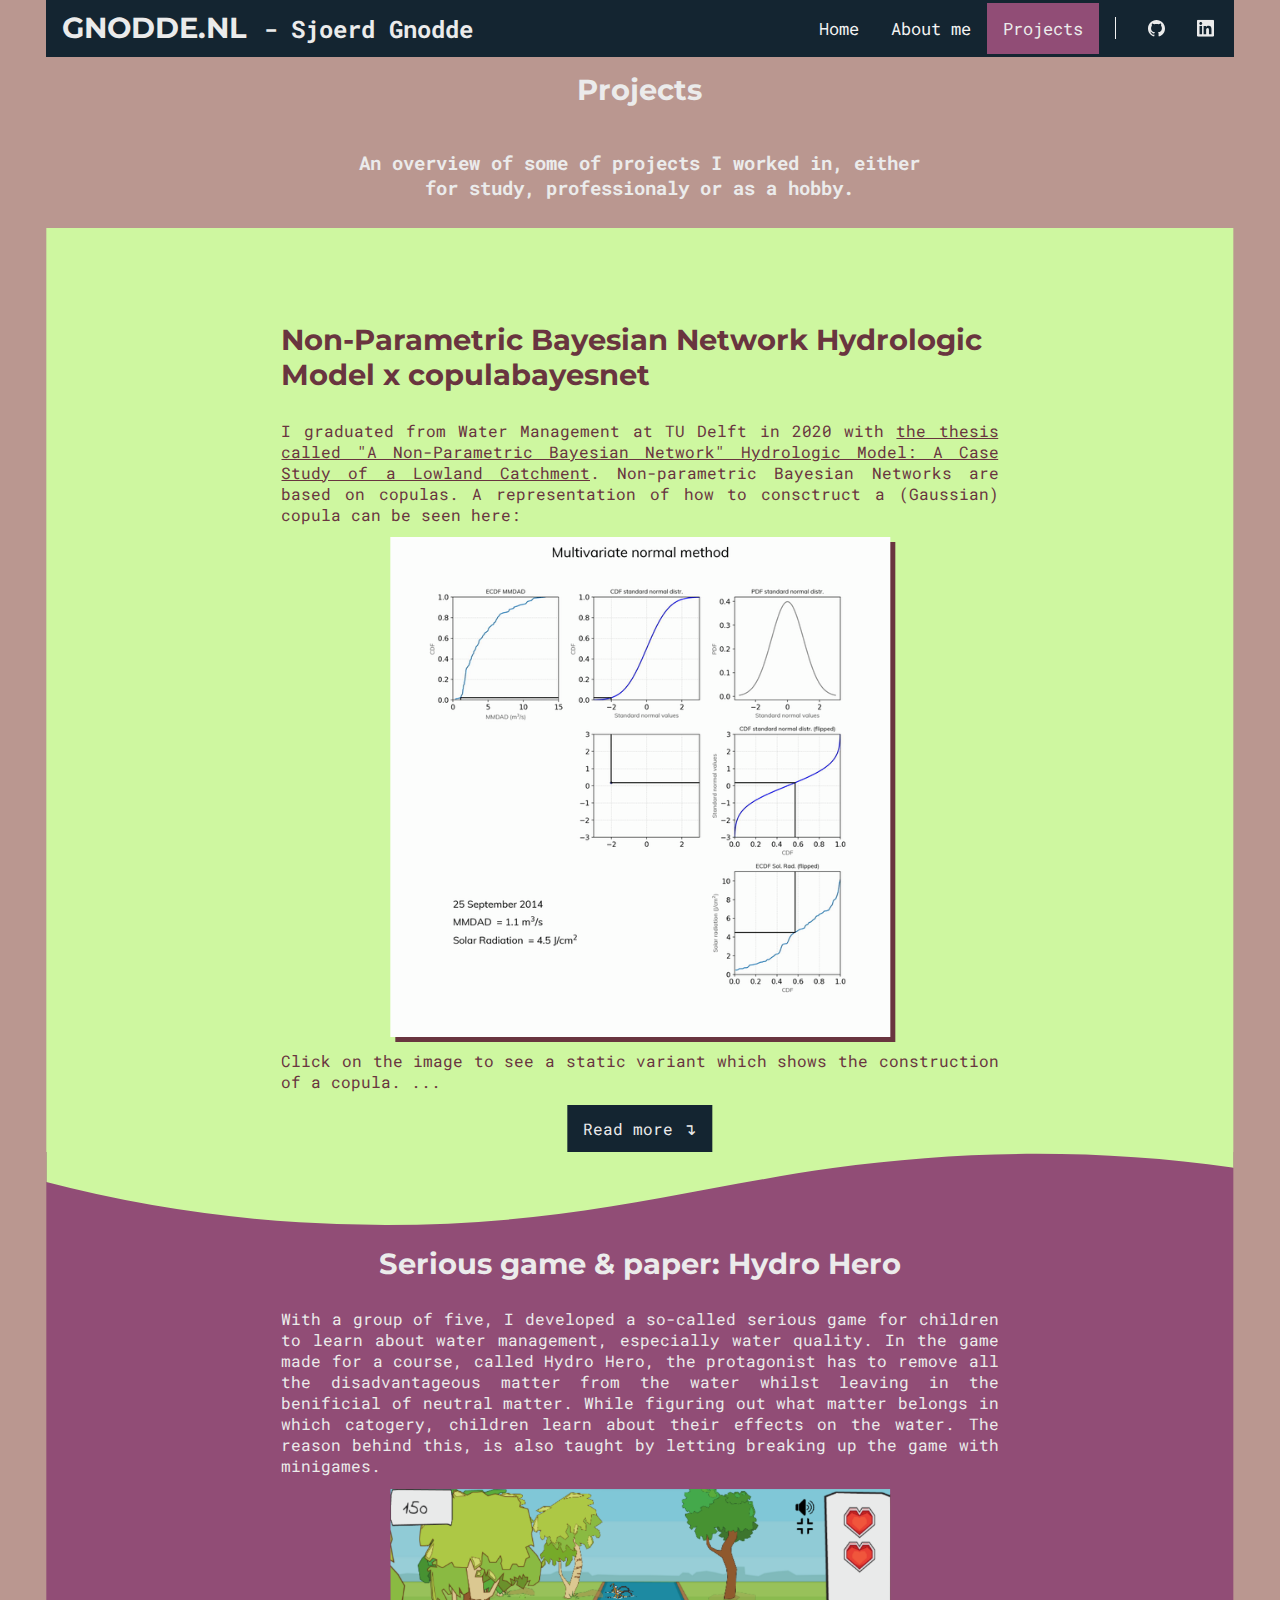
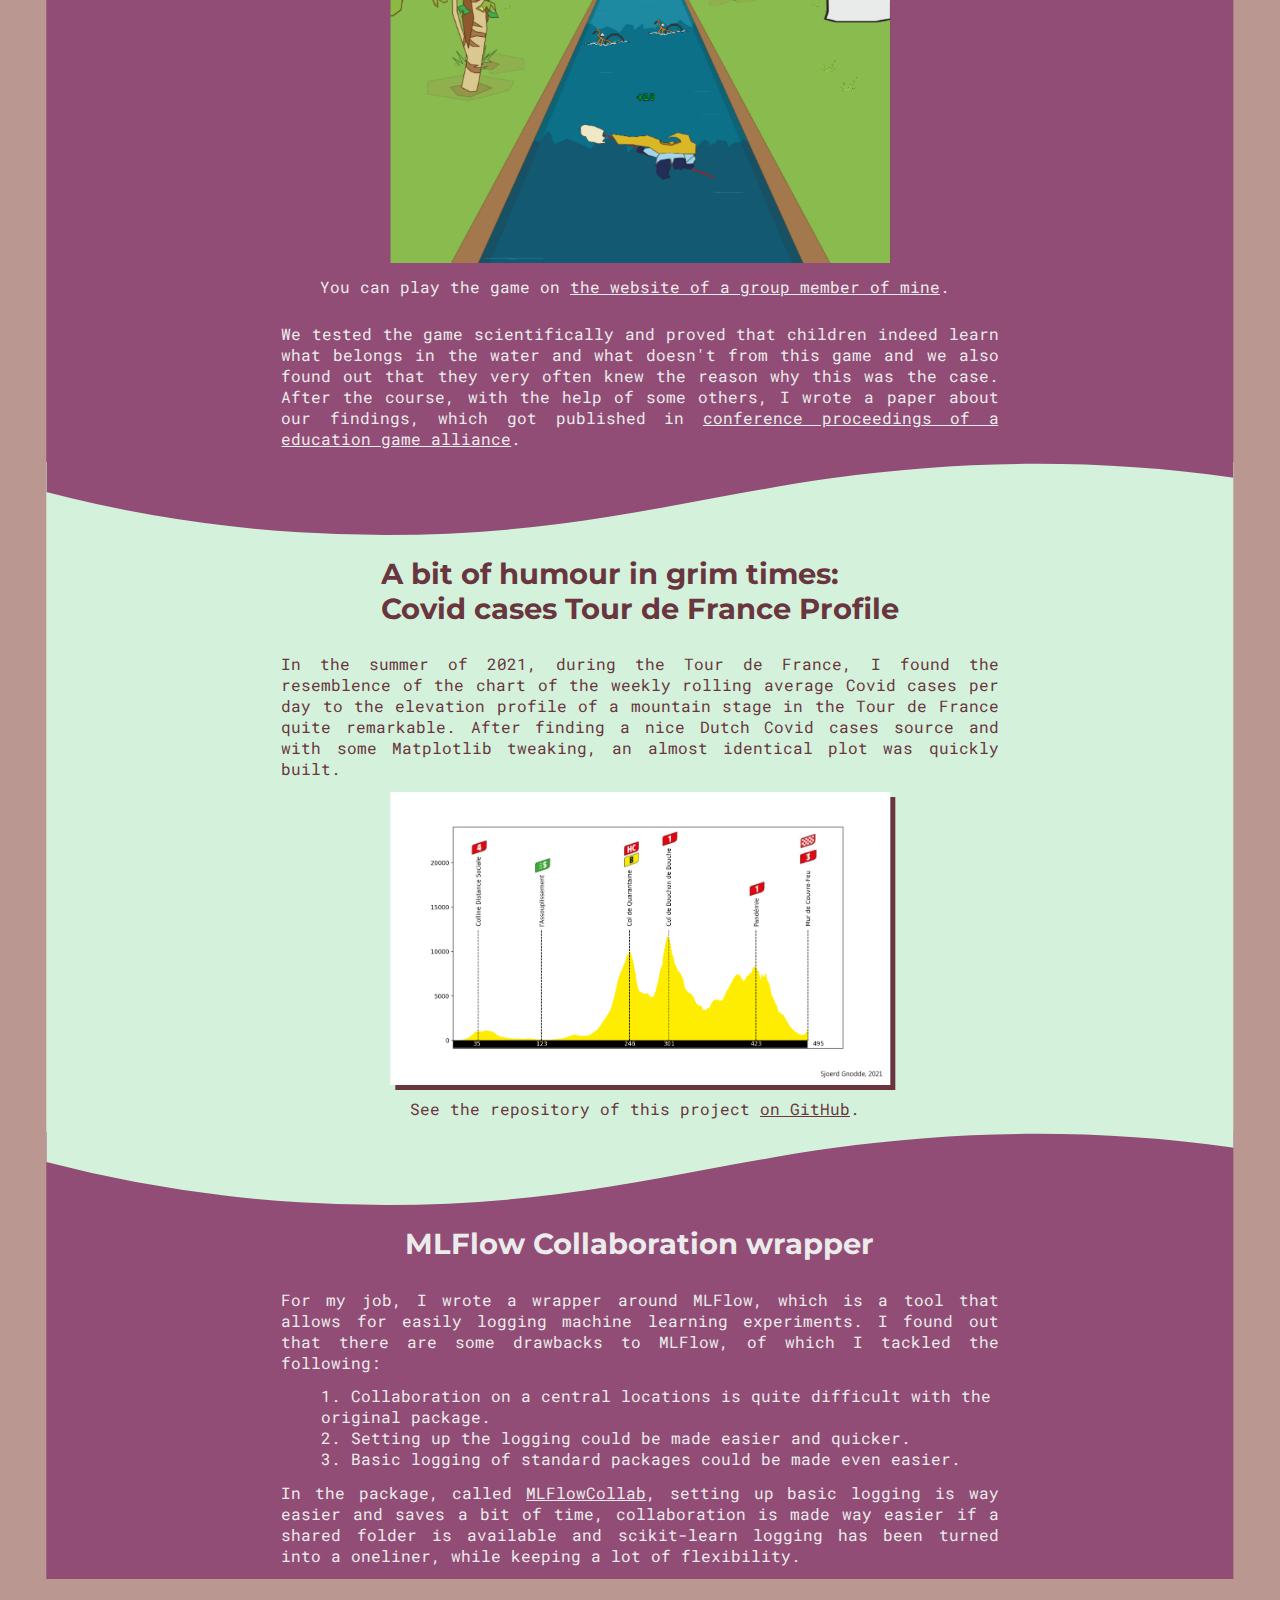
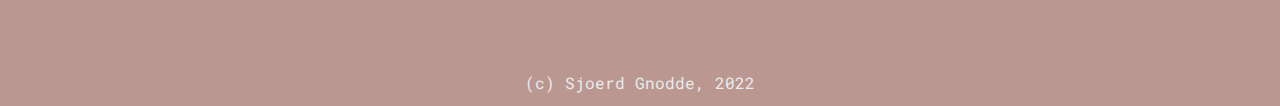
<file: public_html/projects.html>
<!DOCTYPE html>
<html>

<head>
    <title>Projects - GNODDE.NL - Sjoerd Gnodde</title>
    <meta charset="UTF-8">

    <meta name="keywords"
        content="Projects, Gnodde, Sjoerd, copylabayesnet, tour de france, data scientist, hydrologist, Python">
    <meta name="author" content="Sjoerd Gnodde">
    <meta name="viewport" content="width=device-width, initial-scale=1.0">

    <link rel="apple-touch-icon-precomposed" sizes="57x57" href="img/apple-touch-icon-57x57.png" />
    <link rel="apple-touch-icon-precomposed" sizes="114x114" href="img/apple-touch-icon-114x114.png" />
    <link rel="apple-touch-icon-precomposed" sizes="72x72" href="img/apple-touch-icon-72x72.png" />
    <link rel="apple-touch-icon-precomposed" sizes="144x144" href="img/apple-touch-icon-144x144.png" />
    <link rel="apple-touch-icon-precomposed" sizes="60x60" href="img/apple-touch-icon-60x60.png" />
    <link rel="apple-touch-icon-precomposed" sizes="120x120" href="img/apple-touch-icon-120x120.png" />
    <link rel="apple-touch-icon-precomposed" sizes="76x76" href="img/apple-touch-icon-76x76.png" />
    <link rel="apple-touch-icon-precomposed" sizes="152x152" href="img/apple-touch-icon-152x152.png" />
    <link rel="icon" type="image/png" href="img/img/favicon-196x196.png" sizes="196x196" />
    <link rel="icon" type="image/png" href="img/favicon-96x96.png" sizes="96x96" />
    <link rel="icon" type="image/png" href="img/favicon-32x32.png" sizes="32x32" />
    <link rel="icon" type="image/png" href="img/favicon-16x16.png" sizes="16x16" />
    <link rel="icon" type="image/png" href="img/favicon-128.png" sizes="128x128" />
    <meta name="application-name" content="&nbsp;" />
    <meta name="msapplication-TileColor" content="#FFFFFF" />
    <meta name="msapplication-TileImage" content="img/mstile-144x144.png" />
    <meta name="msapplication-square70x70logo" content="img/mstile-70x70.png" />
    <meta name="msapplication-square150x150logo" content="img/mstile-150x150.png" />
    <meta name="msapplication-wide310x150logo" content="img/mstile-310x150.png" />
    <meta name="msapplication-square310x310logo" content="img/mstile-310x310.png" />

    <link rel="stylesheet" href="css/base.css?v=1.7">
</head>

<body onload="replaceText()">

<div id="mainBody">
    <div class="topnav" id="topnav2">
        <a href="index.html" class="title"><h1>GNODDE.NL</h1></a>
        <h2>- Sjoerd Gnodde</h2>
        <div class="menuRight">
            <a class="icon" href="https://www.linkedin.com/in/sjoerdgnodde/"><svg id="icon2svg" role="img"
                    viewBox="0 0 24 24" xmlns="http://www.w3.org/2000/svg" xlink:href="data:image/png;base64"
                    height="100%" width="100%">
                    <title>LinkedIn</title>
                    <path
                        d="M20.447 20.452h-3.554v-5.569c0-1.328-.027-3.037-1.852-3.037-1.853 0-2.136 1.445-2.136 2.939v5.667H9.351V9h3.414v1.561h.046c.477-.9 1.637-1.85 3.37-1.85 3.601 0 4.267 2.37 4.267 5.455v6.286zM5.337 7.433c-1.144 0-2.063-.926-2.063-2.065 0-1.138.92-2.063 2.063-2.063 1.14 0 2.064.925 2.064 2.063 0 1.139-.925 2.065-2.064 2.065zm1.782 13.019H3.555V9h3.564v11.452zM22.225 0H1.771C.792 0 0 .774 0 1.729v20.542C0 23.227.792 24 1.771 24h20.451C23.2 24 24 23.227 24 22.271V1.729C24 .774 23.2 0 22.222 0h.003z" />
                </svg></a>
            <a class="icon" href="https://github.com/SjoerdGn"><svg id="icon1svg" role="img" viewBox="0 0 24 24"
                    xmlns="http://www.w3.org/2000/svg" xlink:href="data:image/png;base64" height="100%" width="100%">
                    <title>GitHub</title>
                    <path
                        d="M12 .297c-6.63 0-12 5.373-12 12 0 5.303 3.438 9.8 8.205 11.385.6.113.82-.258.82-.577 0-.285-.01-1.04-.015-2.04-3.338.724-4.042-1.61-4.042-1.61C4.422 18.07 3.633 17.7 3.633 17.7c-1.087-.744.084-.729.084-.729 1.205.084 1.838 1.236 1.838 1.236 1.07 1.835 2.809 1.305 3.495.998.108-.776.417-1.305.76-1.605-2.665-.3-5.466-1.332-5.466-5.93 0-1.31.465-2.38 1.235-3.22-.135-.303-.54-1.523.105-3.176 0 0 1.005-.322 3.3 1.23.96-.267 1.98-.399 3-.405 1.02.006 2.04.138 3 .405 2.28-1.552 3.285-1.23 3.285-1.23.645 1.653.24 2.873.12 3.176.765.84 1.23 1.91 1.23 3.22 0 4.61-2.805 5.625-5.475 5.92.42.36.81 1.096.81 2.22 0 1.606-.015 2.896-.015 3.286 0 .315.21.69.825.57C20.565 22.092 24 17.592 24 12.297c0-6.627-5.373-12-12-12" />
                </svg></a>
            <a class="unclickable">
                <div class="vl"></div>
            </a>
            <a class="active" href="projects.html">Projects</a>
            <a href="about-me.html">About me</a>
            <a href="index.html">Home</a>
        </div>

        <div class="mobileMenu" onclick="mmPlay(this)">
            <div class="bar1"></div>
            <div class="bar2"></div>
            <div class="bar3"></div>
        </div>

    </div>
    <div id="mobileMenuOut">
        <a href="index.html">Home</a>
        <a href="about-me.html">About me</a>
        
        <a class="active" href="projects.html">Projects</a>
        
        <a class="icon" href="https://github.com/SjoerdGn"><svg id="icon1svg" role="img" viewBox="0 0 24 24"
            xmlns="http://www.w3.org/2000/svg" xlink:href="data:image/png;base64" height="100%" width="100%">
            <title>GitHub</title>
            <path
                d="M12 .297c-6.63 0-12 5.373-12 12 0 5.303 3.438 9.8 8.205 11.385.6.113.82-.258.82-.577 0-.285-.01-1.04-.015-2.04-3.338.724-4.042-1.61-4.042-1.61C4.422 18.07 3.633 17.7 3.633 17.7c-1.087-.744.084-.729.084-.729 1.205.084 1.838 1.236 1.838 1.236 1.07 1.835 2.809 1.305 3.495.998.108-.776.417-1.305.76-1.605-2.665-.3-5.466-1.332-5.466-5.93 0-1.31.465-2.38 1.235-3.22-.135-.303-.54-1.523.105-3.176 0 0 1.005-.322 3.3 1.23.96-.267 1.98-.399 3-.405 1.02.006 2.04.138 3 .405 2.28-1.552 3.285-1.23 3.285-1.23.645 1.653.24 2.873.12 3.176.765.84 1.23 1.91 1.23 3.22 0 4.61-2.805 5.625-5.475 5.92.42.36.81 1.096.81 2.22 0 1.606-.015 2.896-.015 3.286 0 .315.21.69.825.57C20.565 22.092 24 17.592 24 12.297c0-6.627-5.373-12-12-12" />
        </svg></a>

        <a class="icon" href="https://www.linkedin.com/in/sjoerdgnodde/"><svg id="icon2svg" role="img"
                viewBox="0 0 24 24" xmlns="http://www.w3.org/2000/svg" xlink:href="data:image/png;base64" height="100%"
                width="100%">
                <title>LinkedIn</title>
                <path
                    d="M20.447 20.452h-3.554v-5.569c0-1.328-.027-3.037-1.852-3.037-1.853 0-2.136 1.445-2.136 2.939v5.667H9.351V9h3.414v1.561h.046c.477-.9 1.637-1.85 3.37-1.85 3.601 0 4.267 2.37 4.267 5.455v6.286zM5.337 7.433c-1.144 0-2.063-.926-2.063-2.065 0-1.138.92-2.063 2.063-2.063 1.14 0 2.064.925 2.064 2.063 0 1.139-.925 2.065-2.064 2.065zm1.782 13.019H3.555V9h3.564v11.452zM22.225 0H1.771C.792 0 0 .774 0 1.729v20.542C0 23.227.792 24 1.771 24h20.451C23.2 24 24 23.227 24 22.271V1.729C24 .774 23.2 0 22.222 0h.003z" />
            </svg></a>
        
        
    </div>

    <div>
        <h1 class='centered_header' id="maxwidth600">Projects</h1>
        <h3 class='centered_header' id="maxwidth600">An overview of some of
            projects I worked in, either for study, professionaly or as a hobby.</h3>

    </div>

    <section class="blue">

        <h1> Non-Parametric Bayesian Network Hydrologic Model x copulabayesnet</h1>
        <p>
            I graduated from Water Management at TU Delft in 2020 with
            <a href="https://repository.tudelft.nl/islandora/object/uuid%253Acaf354af-3dbf-48aa-9cef-2eee2a9147a3">the
                thesis called "A Non-Parametric Bayesian Network"
                Hydrologic Model: A Case Study of a Lowland Catchment</a>. Non-parametric Bayesian Networks
            are based on copulas. A representation
            of how to consctruct a (Gaussian) copula can be seen here:
        </p>
        <img class='proj_img' id="gausscop" src="img/ECDF.gif"
            onclick="changeImage('gausscop', 'img/ECDF.gif','img/gaussian_2_var.png')"
            alt="GIF of construction of copula" title="Construction of copula" />
        <p>
            Click on the image to see a static variant which shows the construction of a copula.
            <span class='dots' id="dots1">
                ...
            </span>
        </p>

        <span class="hiddenProj" id="hiddenProj1">
            <p>
                The case study of the thesis was done in a catchment in the north of the
                Netherlands:
            </p>
            <img class='proj_img' id="loc_catch" src="img/location_catchment.png" alt="Overview image of case study"
                title="Overview of case study" />

            <p>
                For this case study, I decided to predict the maximum monthly daily average discharge of the river. For
                this cause, I determined the most favourable Bayesian Network layout, given variables' relations and
                prediction strength:
            </p>
            <img class='proj_img' id="loc_catch" src="img/FINALMODEL3.png" alt="Final model thesis NPBN"
                title="Final model thesis NPBN" />

            <p>
                I tested this model with a Python package that I had written for this thesis, called
                <a href="https://copulabayesnet.readthedocs.io/en/latest/">copulabayesnet</a>.
                The final result had a Kling-Gupta efficiency, which is a hydrologic metric, of 0.79 (out of 1). That is
                a very decent score
                and was significantly higher than that of the currently in-use SOBEK model.

            </p>
            <img class='proj_img' id="loc_catch" src="img/pred_target_fitted_model_4.png" alt="Results"
                title="results" />
            <p>The predictions and measurements of the monthly maximum daily average discharges.</p>

        </span>
        <button class="readMoreButton" onclick="readMore('btn1', 'hiddenProj1', 'dots1')" id="btn1">Read more
            &#8628;</button>

    </section>
    <section class="red">
        <h1>Serious game & paper: Hydro Hero</h1>

        <p>With a group of five, I developed a so-called serious game for children to learn about
            water management, especially water quality. In the game made for a course, called Hydro Hero, the
            protagonist
            has to remove all the disadvantageous matter from the water whilst leaving in the benificial
            of neutral matter. While figuring out what matter belongs in which catogery,
            children learn about their effects on the water. The reason behind this, is also taught
            by letting breaking up the game with minigames.
        </p>
        <a href="https://dswaab.nl/hydrohero/"><img class='proj_img' id="hydroHero" src="img/hydrohero.png"
                alt="Overview Hydro Hero" title="Overview of Hydro Hero" /></a>
        <p>
            You can play the game on <a href="https://dswaab.nl/hydrohero/"> the website of a group member of mine</a>.

        </p>
        <p>
            We tested the game scientifically and proved that children indeed learn what belongs in the water and what
            doesn't from this game
            and we also found out that they very often knew the reason why this was the case. After the course, with the
            help of some others,
            I wrote a paper about our findings, which got published in
            <a href="https://link.springer.com/chapter/10.1007/978-3-030-34350-7_38"> conference proceedings of a
                education game alliance</a>.
        </p>

        <div class="wave1" id="waveblue">
            <svg data-name="Layer 1" xmlns="http://www.w3.org/2000/svg" viewBox="0 0 1200 120"
                preserveAspectRatio="none">
                <path
                    d="M321.39,56.44c58-10.79,114.16-30.13,172-41.86,82.39-16.72,168.19-17.73,250.45-.39C823.78,31,906.67,72,985.66,92.83c70.05,18.48,146.53,26.09,214.34,3V0H0V27.35A600.21,600.21,0,0,0,321.39,56.44Z"
                    class="shape-fill"></path>
            </svg>
    </section>
    <section class="pink">
        <h1>A bit of humour in grim times: </br> Covid cases Tour de France Profile</h1>
        <p>In the summer of 2021, during the Tour de France, I found the resemblence of the chart of the weekly rolling
            average Covid cases per day to the elevation profile of a mountain stage in the
            Tour de France quite remarkable. After finding a nice Dutch Covid cases source and with some Matplotlib
            tweaking, an almost identical plot was quickly built.
        </p>
        <img class='proj_img' src="img/TDF_corona_edition_icons.png" alt="Covid cases as Tour de France stage Profile"
            title="Covid cases as Tour de France stage Profile" />

        <p>
            See the repository of this project
            <a href="https://github.com/SjoerdGn/covid-tdf-profile"> on GitHub</a>.

        </p>
        <div class="wave1" id='wavered'>
            <svg data-name="Layer 1" xmlns="http://www.w3.org/2000/svg" viewBox="0 0 1200 120"
                preserveAspectRatio="none">
                <path
                    d="M321.39,56.44c58-10.79,114.16-30.13,172-41.86,82.39-16.72,168.19-17.73,250.45-.39C823.78,31,906.67,72,985.66,92.83c70.05,18.48,146.53,26.09,214.34,3V0H0V27.35A600.21,600.21,0,0,0,321.39,56.44Z"
                    class="shape-fill"></path>
            </svg>
        </div>
    </section>
    <section class="red">
        <h1>MLFlow Collaboration wrapper</h1>
        <p>For my job, I wrote a wrapper around MLFlow, which is a tool that allows for easily logging machine learning
            experiments. I found out that
            there are some drawbacks to MLFlow, of which I tackled the following:
        </p>
            <ol>
            <li>1. Collaboration on a central locations is quite difficult with the original package.</li>
            <li>2. Setting up the logging could be made easier and quicker.</li>
            <li>3. Basic logging of standard packages could be made even easier.</li>
        </ol>
        <p>
        In the package, called <a href="https://gitlab.com/hetwaterschapshuis/kenniscentrum/tooling/mlflowcollab">MLFlowCollab</a>,
        setting up basic logging is way easier and saves a bit of time, collaboration is made way easier if a shared
        folder is available
        and scikit-learn logging has been turned into a oneliner, while keeping a lot of flexibility.</p>
        <div class="wave1" id='wavepink'>
            <svg data-name="Layer 1" xmlns="http://www.w3.org/2000/svg" viewBox="0 0 1200 120"
                preserveAspectRatio="none">
                <path
                    d="M321.39,56.44c58-10.79,114.16-30.13,172-41.86,82.39-16.72,168.19-17.73,250.45-.39C823.78,31,906.67,72,985.66,92.83c70.05,18.48,146.53,26.09,214.34,3V0H0V27.35A600.21,600.21,0,0,0,321.39,56.44Z"
                    class="shape-fill"></path>
            </svg>
    </section>
    <section><p>(c) Sjoerd Gnodde, 2022</p></section>
</div>
</body>
<script src="scripts/projects.js"></script>
<script src="scripts/main.js"></script>

</html>
</file>
<file: public_html/css/base.css>
/*@import url('https://fonts.googleapis.com/css2?family=Roboto+Mono:wght@100&display=swap');
*/

@import url('https://fonts.googleapis.com/css2?family=Montserrat:wght@800&family=Roboto+Mono:wght@100&display=swap');

/* base styles */

* {
    margin: 0;
    font-family: "Roboto Mono";
    color: rgb(235, 235, 235);
    overflow-x: hidden;
    /*background-color: rgb(233, 233, 233);*/
}

/* 22223b-4a4e69-9a8c98-c9ada7-f2e9e4 */
:root {
    --c1: #d4f2db;
    --c2: #cef7a0;
    --c3: #ba9790;
    --c4: #914d76;
    --c5: #69353f;
    --c6: #142531;
}


/*
:root {
    --c1: #C6878F;
    --c2: #B79D94;
    --c3: #969696;
    --c4: #67697C;
    --c5: #253D5B;
  }
*/

body {
    /*background-image: url('../img/mountain_1.png');*/
    background-color: var(--c3);
    background-size: 100%;
    padding: 0 2% 0 2%;
    /*
    background-repeat: no-repeat;
    background-attachment: fixed;
    background-position: center;
    */
}





h1 {
    font-family: 'Montserrat', sans-serif;
    color: rgb(235, 235, 235);
    margin-bottom: .5em;
    margin-top: .5em;
    font-size: 1.8em;
}

h3 {
    margin-bottom: 0.5em;
}

.center-screen {
    display: flex;
    align-items: center;
    text-align: center;
    min-height: 100vh;
}

p::after {
    content: "\a";
    white-space: pre;
}

/*
.navbar {
    padding: 20px;
    display: flex;
    align-items: center;
    max-width: 600px;
    margin-right: auto;
    margin-left: auto;
    border-bottom: 2px solid rgb(235, 235, 235);
}

img {
    padding: 20px 20px 20px 0px;
    margin: auto;
}
*/


.proj_img {
    padding: 0;
    box-shadow: 5px 5px var(--c5);
    margin-left: auto;
    margin-right: auto;
    display: block;
}






.footer {
    padding: 20px;
    display: flex;
    align-items: center;
    max-width: 600px;
    margin: 0 auto;
    border-bottom: 2px solid rgb(235, 235, 235);
}

.footer .links {
    margin-left: auto;
}

.footer a {
    margin-left: 0px;
    text-decoration: none;
    padding: 6px;
}


/* NAVBAR */


/* Add a black background color to the top navigation */

.topnav {
    background-color: var(--c6);
    overflow: hidden;
    padding: .2em .2em .2em .5em;
    margin-left: auto;
    margin-right: auto;
}

@media screen and (max-width: 1100px) {
    .topnav h2 {
        display: none;
    }
}

@media screen and (max-width: 870px) {
    .menuRight {
        display: none;
    }
}



.topnav .mobileMenu {
    float: right;
    text-align: center;
    padding: 14px 16px;
}

/* Style the links inside the navigation bar */

.mobileMenu {
    display: inline-block;
    cursor: pointer;
}

.bar1, .bar2, .bar3 {
    width: 25px;
    height: 3px;
    background-color: #f2f2f2;
    margin: 4px 0;
    transition: 0.4s;
}

.change .bar1 {
    -webkit-transform: rotate(-45deg) translate(-5px, 5px);
    transform: rotate(-45deg) translate(-5px, 5px);
}

.change .bar2 {
    opacity: 0;
}

.change .bar3 {
    -webkit-transform: rotate(45deg) translate(-5px, -5px);
    transform: rotate(45deg) translate(-5px, -5px);
}

@media screen and (min-width: 870px) {
    .mobileMenu {
        display: none;
    }
}



.topnav a:not(.title) {
    float: right;
    color: #f2f2f2;
    text-align: center;
    padding: 14px 16px;
    text-decoration: none;
    font-size: 17px;
}

.topnav a h1 {
    float: left;
    margin-bottom: auto;
    margin-top: auto;
    text-align: center;
    padding-top: 7px;
    padding-bottom: 5px;
    padding-left: 8px;
    padding-right: 8px;
}

.topnav a h1:hover {
    text-shadow: 5px 5px var(--c4);}



.topnav h2 {
    float: left;
    margin-bottom: auto;
    margin-top: auto;
    text-align: center;
    padding-top: 10px;
    padding-left: 8px;
    padding-right: 8px;
}


.topnav svg {
    max-height: 1em;
    fill: rgb(235, 235, 235);
    transform: translate(0%, 10%);
}


.vl {
    border-left: 1px solid #f2f2f2;
    height: 1.3em;
}


/* Change the color of links on hover */

.topnav a:hover:not(.unclickable) {
    background-color: var(--c1);
    color: var(--c6);
    fill: var(--c6);
}

.topnav a:hover svg {
    fill: var(--c6);
}

/* Add a color to the active/current link */

.topnav a.active {
    background-color: var(--c4);
    color: rgb(235, 235, 235);
}

#mobileMenuOut {
    display: none;
}


#mobileMenuOut a.active {
    background-color: var(--c4);
    color: rgb(235, 235, 235);
}

#mobileMenuOut {
    position: absolute;
    z-index: 3;
    right: 2%;
    width: 7em;
    padding-left: 1em;
    padding-right: 1em;
}


#mobileMenuOut a {
    background-color: var(--c6);
    float: left;
    color: #f2f2f2;
    text-align: center;
    text-decoration: none;
    font-size: 17px;
    padding: .5em .5em;
    width: 100%;
    padding-left: .5em;
    padding-right: .5em;
    /* margin-left: 1em;
    margin-right: 1em; */
}




#mobileMenuOut svg {
    max-height: 1em;
    fill: rgb(235, 235, 235);
    transform: translate(0%, 10%);
}



/* Change the color of links on hover */

#mobileMenuOut a:hover{
    background-color: var(--c1);
    color: var(--c6);
    fill: var(--c6);
}

#mobileMenuOut a:hover svg {
    fill: var(--c6);
}

/* Add a color to the active/current link */

#mainBody {
    width: calc(95% + 20px);
    margin-left: auto;
    margin-right: auto;  
}

#topnav2 {
    width: auto /*calc(95% + 20px)*/;
    margin-left: auto;
    margin-right: auto;
}






#maxwidth600 {
    margin-left: auto;
    margin-right: auto;
    margin-bottom: 1.5em;
    width: calc(42% + 100px);
    padding-right: max(calc(24% - 50px),2px);
    padding-left: max(calc(24% - 50px),2px);
    min-width: 250px
}

/* OLD NAVBAR */

.openPage {
    font-size: calc(1vw + 10px);
}


#section1 {
    background-color: var(--c5);
    padding: 1em;
    min-height: 500px;
}

section {
    position: relative;
    display: flex;
    flex-direction: column;
    align-items: center;
    padding-top: 5em;

    width: auto /*calc(42% + 200px)*/;
    left: 50%;
    right: 50%;
    transform: translate(-50%, -0%);
    padding-right: max(calc(24% - 50px),2px);
    padding-left: max(calc(24% - 50px),2px);
    /*min-width: 300px;*/
}



section p {
    text-align: justify;
    text-justify: inter-word;
    margin-bottom: .8em;
    margin-top: .8em;
}

#hiddenProj1 {display: none;}



.centered_header {
    text-align: center;
}



.blue {
    background: var(--c2);
}

.blue h1, .blue p, .blue a, .blue .dots {
    color: var(--c5);
}


.red {
    background: var(--c4);
}

.pink {
    background: var(--c1);
    overflow: hidden;
    color: var(--c5)
}

.pink h1 {
    color: var(--c5);
}

.pink p {
    color: var(--c5);
}



.pink a {
    color: var(--c5);
}

.dark {
    background: var(--c3);
}

.wave1 {
    position: absolute;
    top: 0;
    left: 0;
    width: 100%;
    overflow: hidden;
    line-height: 0;
}

.wave1 svg {
    position: relative;
    display: block;
    width: calc(161% + 1.3px);
    height: 132px;
}

#wavered .shape-fill {
    fill: var(--c4);
}

#wavedark .shape-fill {
    fill: var(--c3);
}

#wavepink .shape-fill {
    fill: var(--c1);
}

#waveblue .shape-fill {
    fill: var(--c2);
}

section img.proj_img {
    width: 100%;
    max-width: 500px;
    margin-left: auto;
    margin-right: auto;
}

section .hiddenProj img.proj_img {
    width: 100%;
    max-width: 500px;
    margin-left: auto;
    margin-right: auto;
} 

#gausscop {
    cursor: pointer;
}
/* 

#mobileMenuOut {
    margin-left: auto;
    margin-right: 0;
} */

.readMoreButton {
    background-color: var(--c6);
    border: none;
    color: rgb(235, 235, 235);
    padding: .8em 1em;
    text-align: center;
    text-decoration: none;
    display: inline-block;
    font-size: 16px;
    cursor: pointer;
  }
</file>
